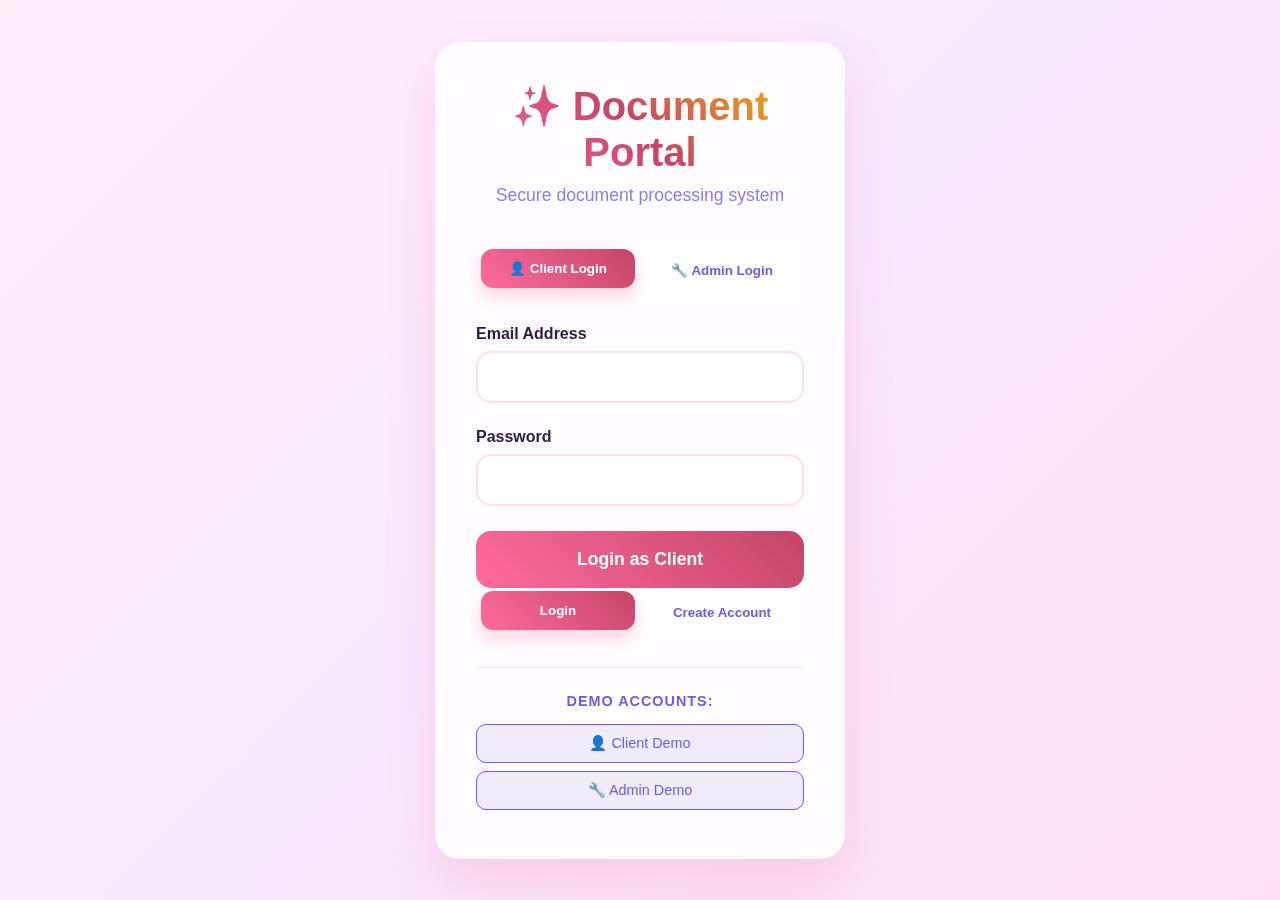
<file: Beeps Docu Sorter/Beeps Docu Sorter/beepse/index.html>
<!DOCTYPE html>
<html lang="en">
<head>
    <meta charset="UTF-8">
    <meta name="viewport" content="width=device-width, initial-scale=1.0">
    <title>Document Portal - Login 💖</title>
    <link rel="stylesheet" href="login.css">
</head>
<body>
    <div class="login-container">
        <div class="login-card">
            <div class="logo">
                <h1>✨ Document Portal</h1>
                <p>Secure document processing system</p>
            </div>
            
            <div class="login-form">
                <div class="role-selector">
                    <button class="role-btn active" data-role="client">👤 Client Login</button>
                    <button class="role-btn" data-role="admin">🔧 Admin Login</button>
                </div>
                
                <form id="authForm">
                    <div class="input-group" id="nameGroup" style="display: none;">
                        <label for="fullName">Full Name</label>
                        <input type="text" id="fullName">
                    </div>
                    
                    <div class="input-group">
                        <label for="email">Email Address</label>
                        <input type="email" id="email" required>
                    </div>
                    
                    <div class="input-group">
                        <label for="password">Password</label>
                        <input type="password" id="password" required>
                    </div>
                    
                    <div class="input-group" id="confirmPasswordGroup" style="display: none;">
                        <label for="confirmPassword">Confirm Password</label>
                        <input type="password" id="confirmPassword">
                    </div>
                    
                    <button type="submit" class="login-btn">
                        <span id="authText">Login as Client</span>
                        <div class="spinner" style="display: none;"></div>
                    </button>
                </form>
                
                <div class="auth-options">
                    <div class="auth-toggle">
                        <button class="auth-btn active" data-mode="login">Login</button>
                        <button class="auth-btn" data-mode="signup">Create Account</button>
                    </div>
                </div>
                
                <div class="demo-accounts">
                    <h4>Demo Accounts:</h4>
                    <div class="demo-btn" data-email="client@demo.com" data-password="demo123" data-role="client">
                        👤 Client Demo
                    </div>
                    <div class="demo-btn" data-email="admin@demo.com" data-password="admin123" data-role="admin">
                        🔧 Admin Demo
                    </div>
                </div>
            </div>
        </div>
    </div>
    
    <script src="login.js"></script>
</body>
</html>
</file>
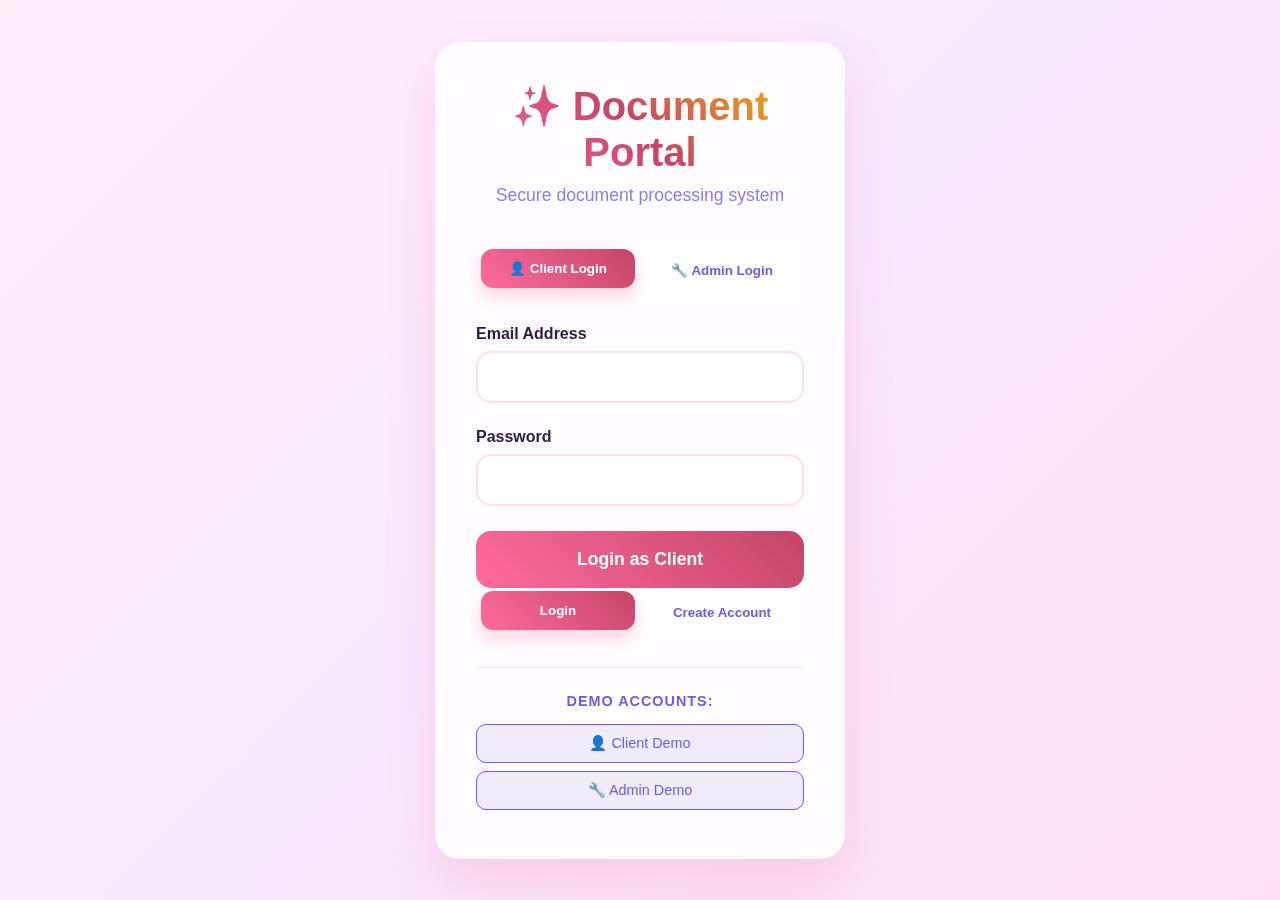
<file: Beeps Docu Sorter/Beeps Docu Sorter/beepse/admin-dashboard.html>
<!DOCTYPE html>
<html lang="en">
<head>
    <meta charset="UTF-8">
    <meta name="viewport" content="width=device-width, initial-scale=1.0">
    <title>Admin Dashboard - Document Quality Team 💖</title>
    <link rel="stylesheet" href="style.css">
    <link rel="stylesheet" href="admin-dashboard.css">
</head>
<body>
    <div class="admin-header">
        <div class="header-content">
            <h1>🔧 Admin Dashboard</h1>
            <div class="admin-controls">
                <button class="control-btn" id="refreshBtn">🔄 Refresh</button>
                <button class="control-btn" id="emailBtn" title="Click to send email, Double-click to test connection">📧 Send Email</button>
                <div class="user-info">
                    <span id="adminWelcome">Welcome, Admin!</span>
                    <button class="logout-btn" onclick="logout()">Logout</button>
                </div>
            </div>
        </div>
    </div>

    <div class="container">
        <!-- Stats Overview -->
        <div class="stats-overview">
            <div class="stat-card">
                <div class="stat-icon">📊</div>
                <div class="stat-content">
                    <div class="stat-number" id="totalDocuments">0</div>
                    <div class="stat-label">Total Documents</div>
                </div>
            </div>
            <div class="stat-card">
                <div class="stat-icon">✅</div>
                <div class="stat-content">
                    <div class="stat-number" id="processedDocs">0</div>
                    <div class="stat-label">Processed</div>
                </div>
            </div>
            <div class="stat-card">
                <div class="stat-icon">⚠️</div>
                <div class="stat-content">
                    <div class="stat-number" id="reviewDocs">0</div>
                    <div class="stat-label">Need Review</div>
                </div>
            </div>
            <div class="stat-card">
                <div class="stat-icon">👥</div>
                <div class="stat-content">
                    <div class="stat-number" id="activeClients">0</div>
                    <div class="stat-label">Active Clients</div>
                </div>
            </div>
        </div>

        <!-- Processing Queue -->
        <div class="processing-queue-section">
            <div class="section-header">
                <h2>🔄 Processing Queue</h2>
                <div class="queue-controls">
                    <button class="queue-btn" data-filter="all">All</button>
                    <button class="queue-btn active" data-filter="review">Need Review</button>
                    <button class="queue-btn" data-filter="password">Password Protected</button>
                    <button class="queue-btn" data-filter="error">Errors</button>
                </div>
            </div>
            
            <div class="queue-grid" id="queueGrid">
                <!-- Processing queue items will be populated here -->
            </div>
        </div>

        <!-- Client Management -->
        <div class="client-management-section">
            <div class="section-header">
                <h2>👥 Client Management</h2>
                <button class="add-client-btn" onclick="showAddClientModal()">+ Add Client</button>
            </div>
            
            <div class="clients-table" id="clientsTable">
                <!-- Client table will be populated here -->
            </div>
        </div>

        <!-- Document Browser (Enhanced from original) -->
        <div class="document-browser-section">
            <div class="section-header">
                <h2>📁 Document Library</h2>
                <div class="browser-controls">
                    <button class="tab-btn active" data-folder="all">All Documents</button>
                    <button class="tab-btn" data-folder="rdl">RDL Files</button>
                    <button class="tab-btn" data-folder="rcs">RCS Files</button>
                    <button class="tab-btn" data-folder="review">Need Review</button>
                </div>
            </div>
            
            <div class="document-grid" id="documentGrid">
                <!-- Documents will be populated here -->
            </div>
        </div>

        <!-- Email Notifications Panel -->
        <div class="email-panel" id="emailPanel" style="display: none;">
            <div class="email-content">
                <div class="email-header">
                    <h3>📧 Send Email Notification</h3>
                    <div class="email-status">
                        <small>Make sure API server is running on port 5000</small>
                    </div>
                    <button class="close-btn" onclick="closeEmailPanel()">&times;</button>
                </div>
                
                <form id="emailForm">
                    <div class="form-group">
                        <label for="recipientEmail">To:</label>
                        <input type="email" id="recipientEmail" required>
                    </div>
                    
                    <div class="form-group">
                        <label for="emailSubject">Subject:</label>
                        <input type="text" id="emailSubject" required>
                    </div>
                    
                    <div class="form-group">
                        <label for="emailMessage">Message:</label>
                        <textarea id="emailMessage" rows="6" required></textarea>
                    </div>
                    
                    <div class="form-actions">
                        <button type="button" onclick="closeEmailPanel()">Cancel</button>
                        <button type="submit">Send Email 💖</button>
                    </div>
                </form>
            </div>
        </div>
    </div>

    <script src="admin-dashboard.js"></script>
</body>
</html>
</file>
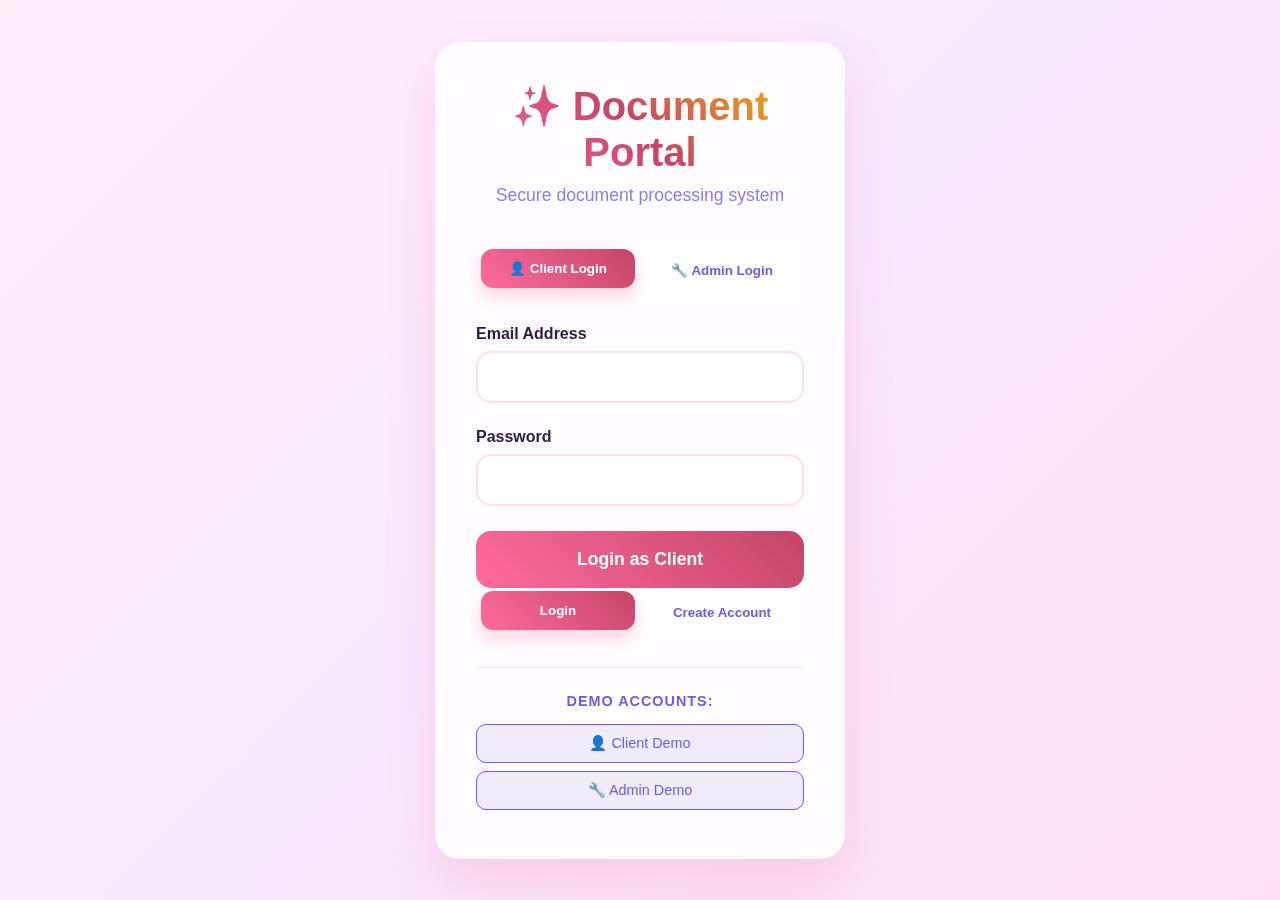
<file: Beeps Docu Sorter/Beeps Docu Sorter/beepse/client-portal.html>
<!DOCTYPE html>
<html lang="en">
<head>
    <meta charset="UTF-8">
    <meta name="viewport" content="width=device-width, initial-scale=1.0">
    <title>Client Portal - Document Upload 💖</title>
    <link rel="stylesheet" href="style.css">
    <link rel="stylesheet" href="client-portal.css">
</head>
<body>
    <div class="portal-header">
        <div class="header-content">
            <h1>👤 Client Portal</h1>
            <div class="user-info">
                <span id="welcomeText">Welcome, Client!</span>
                <button class="logout-btn" onclick="logout()">Logout</button>
            </div>
        </div>
    </div>

    <div class="container">
        <div class="upload-section">
            <div class="section-header">
                <h2>📤 Upload Documents</h2>
                <p>Drag and drop your documents here for processing</p>
            </div>
            
            <div class="drop-zone" id="dropZone">
                <div class="drop-content">
                    <div class="upload-icon">📄</div>
                    <h3>Drag & Drop Documents Here</h3>
                    <p>Or click to browse files</p>
                    <input type="file" id="fileInput" multiple accept=".pdf,.jpg,.jpeg,.png,.tiff">
                    <button class="browse-btn" onclick="document.getElementById('fileInput').click()">
                        Browse Files 💖
                    </button>
                </div>
            </div>
        </div>

        <div class="processing-section" id="processingSection" style="display: none;">
            <div class="processing-card">
                <div class="spinner"></div>
                <h3>Processing Your Documents... ✨</h3>
                <p id="processingStatus">Analyzing document types...</p>
            </div>
        </div>

        <div class="my-documents-section">
            <div class="section-header">
                <h2>📁 My Documents</h2>
                <div class="document-stats">
                    <div class="stat-item">
                        <span class="stat-number" id="totalUploaded">0</span>
                        <span class="stat-label">Uploaded</span>
                    </div>
                    <div class="stat-item">
                        <span class="stat-number" id="processed">0</span>
                        <span class="stat-label">Processed</span>
                    </div>
                    <div class="stat-item">
                        <span class="stat-number" id="pending">0</span>
                        <span class="stat-label">Pending</span>
                    </div>
                </div>
            </div>
            
            <div class="documents-grid" id="documentsGrid">
                <!-- Client's documents will be populated here -->
            </div>
        </div>

        <div class="notifications-section" id="notificationsSection">
            <div class="section-header">
                <h2>🔔 Notifications</h2>
            </div>
            <div class="notifications-list" id="notificationsList">
                <!-- Notifications will be populated here -->
            </div>
        </div>
    </div>

    <script src="client-portal.js"></script>
</body>
</html>
</file>
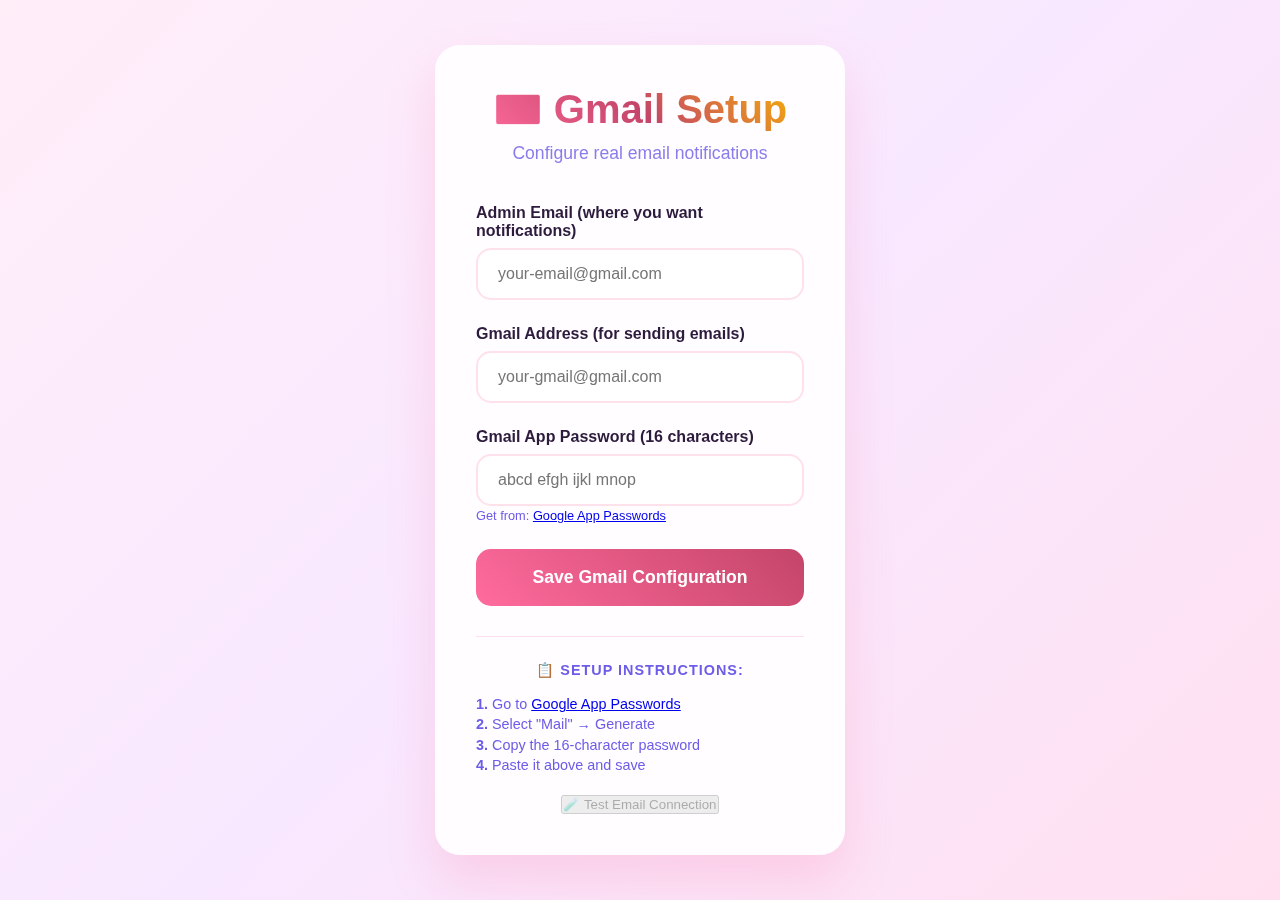
<file: Beeps Docu Sorter/Beeps Docu Sorter/beepse/email-setup.html>
<!DOCTYPE html>
<html lang="en">
<head>
    <meta charset="UTF-8">
    <meta name="viewport" content="width=device-width, initial-scale=1.0">
    <title>Gmail Setup - Document Portal 💖</title>
    <link rel="stylesheet" href="login.css">
</head>
<body>
    <div class="login-container">
        <div class="login-card">
            <div class="logo">
                <h1>📧 Gmail Setup</h1>
                <p>Configure real email notifications</p>
            </div>
            
            <div class="login-form">
                <form id="emailSetupForm">
                    <div class="input-group">
                        <label for="adminEmail">Admin Email (where you want notifications)</label>
                        <input type="email" id="adminEmail" required placeholder="your-email@gmail.com">
                    </div>
                    
                    <div class="input-group">
                        <label for="gmailUser">Gmail Address (for sending emails)</label>
                        <input type="email" id="gmailUser" required placeholder="your-gmail@gmail.com">
                    </div>
                    
                    <div class="input-group">
                        <label for="gmailPassword">Gmail App Password (16 characters)</label>
                        <input type="password" id="gmailPassword" required placeholder="abcd efgh ijkl mnop">
                        <small style="color: #6c5ce7; font-size: 0.8rem;">
                            Get from: <a href="https://myaccount.google.com/apppasswords" target="_blank">Google App Passwords</a>
                        </small>
                    </div>
                    
                    <button type="submit" class="login-btn">
                        <span id="setupText">Save Gmail Configuration</span>
                        <div class="spinner" style="display: none;"></div>
                    </button>
                </form>
                
                <div class="demo-accounts">
                    <h4>📋 Setup Instructions:</h4>
                    <div style="text-align: left; color: #6c5ce7; font-size: 0.9rem; line-height: 1.4;">
                        <p><strong>1.</strong> Go to <a href="https://myaccount.google.com/apppasswords" target="_blank">Google App Passwords</a></p>
                        <p><strong>2.</strong> Select "Mail" → Generate</p>
                        <p><strong>3.</strong> Copy the 16-character password</p>
                        <p><strong>4.</strong> Paste it above and save</p>
                    </div>
                </div>
                
                <div style="text-align: center; margin-top: 20px;">
                    <button onclick="testEmail()" class="browse-btn" id="testBtn" disabled>
                        🧪 Test Email Connection
                    </button>
                </div>
            </div>
        </div>
    </div>
    
    <script>
        let emailConfig = null;
        
        document.getElementById('emailSetupForm').addEventListener('submit', function(e) {
            e.preventDefault();
            
            const adminEmail = document.getElementById('adminEmail').value;
            const gmailUser = document.getElementById('gmailUser').value;
            const gmailPassword = document.getElementById('gmailPassword').value;
            
            // Save configuration
            emailConfig = {
                adminEmail: adminEmail,
                gmailUser: gmailUser,
                gmailPassword: gmailPassword
            };
            
            localStorage.setItem('emailConfig', JSON.stringify(emailConfig));
            
            // Show success
            alert('✅ Gmail configuration saved!\n\nYour document system is now ready to send real emails!');
            
            // Enable test button
            document.getElementById('testBtn').disabled = false;
        });
        
        function testEmail() {
            if (!emailConfig) {
                emailConfig = JSON.parse(localStorage.getItem('emailConfig') || '{}');
            }
            
            if (!emailConfig.gmailUser) {
                alert('Please save configuration first!');
                return;
            }
            
            // Simulate email test
            alert(`📧 Email test simulated!\n\nIn a real setup, this would send a test email to:\n${emailConfig.adminEmail}\n\nFrom: ${emailConfig.gmailUser}`);
        }
        
        // Load existing config
        window.onload = function() {
            const saved = localStorage.getItem('emailConfig');
            if (saved) {
                const config = JSON.parse(saved);
                document.getElementById('adminEmail').value = config.adminEmail || '';
                document.getElementById('gmailUser').value = config.gmailUser || '';
                document.getElementById('testBtn').disabled = false;
                emailConfig = config;
            }
        };
    </script>
</body>
</html>
</file>
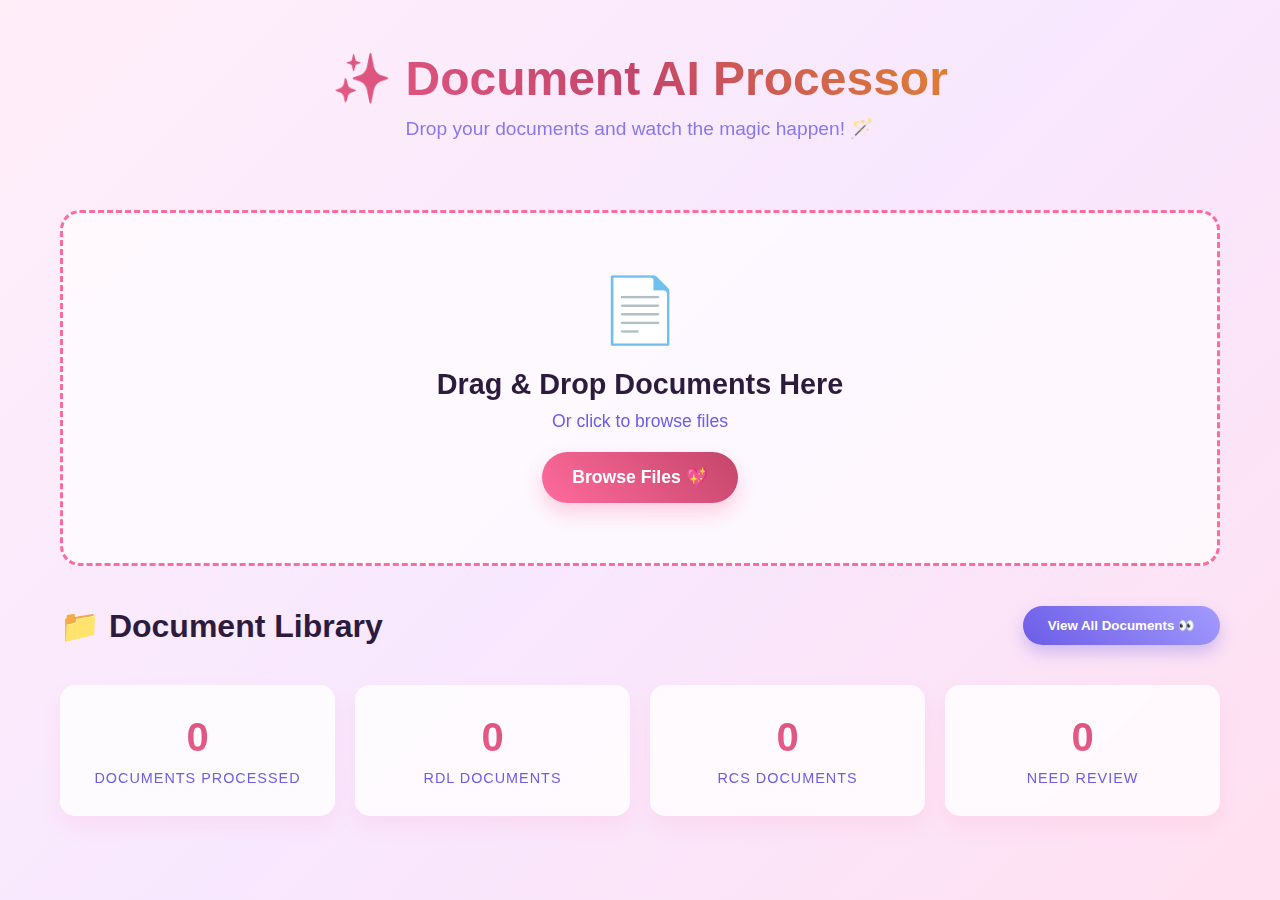
<file: Beeps Docu Sorter/Beeps Docu Sorter/beepse/original-document-sorter.html>
<!DOCTYPE html>
<html lang="en">
<head>
    <meta charset="UTF-8">
    <meta name="viewport" content="width=device-width, initial-scale=1.0">
    <title>Document Quality Team - AI Processor 💖</title>
    <link rel="stylesheet" href="style.css">
</head>
<body>
    <div class="container">
        <header>
            <h1>✨ Document AI Processor</h1>
            <p>Drop your documents and watch the magic happen! 🪄</p>
        </header>

        <div class="upload-section">
            <div class="drop-zone" id="dropZone">
                <div class="drop-content">
                    <div class="upload-icon">📄</div>
                    <h3>Drag & Drop Documents Here</h3>
                    <p>Or click to browse files</p>
                    <input type="file" id="fileInput" multiple accept=".pdf,.jpg,.jpeg,.png,.tiff">
                    <button class="browse-btn" onclick="document.getElementById('fileInput').click()">
                        Browse Files 💖
                    </button>
                </div>
            </div>
        </div>

        <div class="processing-section" id="processingSection" style="display: none;">
            <div class="processing-card">
                <div class="spinner"></div>
                <h3>Processing Documents... ✨</h3>
                <p id="processingStatus">Analyzing document types...</p>
            </div>
        </div>

        <div class="results-section" id="resultsSection" style="display: none;">
            <h2>📊 Processing Results</h2>
            <div class="results-grid" id="resultsGrid">
                <!-- Results will be populated here -->
            </div>
        </div>

        <div class="view-section">
            <div class="view-header">
                <h2>📁 Document Library</h2>
                <button class="view-btn" id="viewDocsBtn">View All Documents 👀</button>
            </div>
            
            <div class="document-browser" id="documentBrowser" style="display: none;">
                <div class="folder-tabs">
                    <button class="tab-btn active" data-folder="all">All Documents</button>
                    <button class="tab-btn" data-folder="rdl">RDL Files</button>
                    <button class="tab-btn" data-folder="rcs">RCS Files</button>
                    <button class="tab-btn" data-folder="review">Need Review</button>
                </div>
                
                <div class="document-grid" id="documentGrid">
                    <!-- Documents will be populated here -->
                </div>
            </div>
        </div>

        <div class="stats-section">
            <div class="stat-card">
                <div class="stat-number" id="totalProcessed">0</div>
                <div class="stat-label">Documents Processed</div>
            </div>
            <div class="stat-card">
                <div class="stat-number" id="rdlCount">0</div>
                <div class="stat-label">RDL Documents</div>
            </div>
            <div class="stat-card">
                <div class="stat-number" id="rcsCount">0</div>
                <div class="stat-label">RCS Documents</div>
            </div>
            <div class="stat-card">
                <div class="stat-number" id="reviewCount">0</div>
                <div class="stat-label">Need Review</div>
            </div>
        </div>
    </div>

    <script src="script.js"></script>
</body>
</html>
</file>
<file: Beeps Docu Sorter/Beeps Docu Sorter/beepse/login.css>
/* Login Page Styles 💖 */

* {
    margin: 0;
    padding: 0;
    box-sizing: border-box;
}

body {
    font-family: 'Segoe UI', Tahoma, Geneva, Verdana, sans-serif;
    background: linear-gradient(135deg, #ffeef8 0%, #f8e8ff 50%, #ffe0f0 100%);
    min-height: 100vh;
    display: flex;
    align-items: center;
    justify-content: center;
    color: #2d1b3d;
}

.login-container {
    width: 100%;
    max-width: 450px;
    padding: 20px;
}

.login-card {
    background: rgba(255, 255, 255, 0.9);
    backdrop-filter: blur(20px);
    border-radius: 25px;
    padding: 40px;
    box-shadow: 0 25px 50px rgba(255, 107, 157, 0.2);
    border: 1px solid rgba(255, 255, 255, 0.3);
    animation: slideUp 0.6s ease;
}

@keyframes slideUp {
    from {
        opacity: 0;
        transform: translateY(30px);
    }
    to {
        opacity: 1;
        transform: translateY(0);
    }
}

.logo {
    text-align: center;
    margin-bottom: 40px;
}

.logo h1 {
    font-size: 2.5rem;
    background: linear-gradient(45deg, #ff6b9d, #c44569, #f8b500);
    -webkit-background-clip: text;
    -webkit-text-fill-color: transparent;
    background-clip: text;
    margin-bottom: 10px;
}

.logo p {
    color: #6c5ce7;
    font-size: 1.1rem;
    opacity: 0.8;
}

.role-selector {
    display: flex;
    gap: 10px;
    margin-bottom: 30px;
    background: rgba(255, 255, 255, 0.5);
    border-radius: 15px;
    padding: 5px;
}

.role-btn {
    flex: 1;
    background: transparent;
    border: none;
    padding: 12px 20px;
    border-radius: 12px;
    cursor: pointer;
    transition: all 0.3s ease;
    font-weight: 600;
    color: #6c5ce7;
}

.role-btn.active {
    background: linear-gradient(45deg, #ff6b9d, #c44569);
    color: white;
    transform: translateY(-2px);
    box-shadow: 0 8px 16px rgba(255, 107, 157, 0.3);
}

.input-group {
    margin-bottom: 25px;
}

.input-group label {
    display: block;
    margin-bottom: 8px;
    font-weight: 600;
    color: #2d1b3d;
}

.input-group input {
    width: 100%;
    padding: 15px 20px;
    border: 2px solid rgba(255, 107, 157, 0.2);
    border-radius: 15px;
    font-size: 1rem;
    background: rgba(255, 255, 255, 0.8);
    transition: all 0.3s ease;
}

.input-group input:focus {
    outline: none;
    border-color: #ff6b9d;
    background: rgba(255, 255, 255, 1);
    transform: translateY(-2px);
    box-shadow: 0 8px 16px rgba(255, 107, 157, 0.2);
}

.login-btn {
    width: 100%;
    background: linear-gradient(45deg, #ff6b9d, #c44569);
    color: white;
    border: none;
    padding: 18px;
    border-radius: 15px;
    font-size: 1.1rem;
    font-weight: 600;
    cursor: pointer;
    transition: all 0.3s ease;
    position: relative;
    overflow: hidden;
}

.login-btn:hover {
    transform: translateY(-3px);
    box-shadow: 0 15px 30px rgba(255, 107, 157, 0.4);
}

.login-btn:active {
    transform: translateY(-1px);
}

.spinner {
    width: 20px;
    height: 20px;
    border: 2px solid rgba(255, 255, 255, 0.3);
    border-top: 2px solid white;
    border-radius: 50%;
    animation: spin 1s linear infinite;
    display: inline-block;
    margin-left: 10px;
}

@keyframes spin {
    0% { transform: rotate(0deg); }
    100% { transform: rotate(360deg); }
}

.auth-options {
    margin-bottom: 30px;
}

.auth-toggle {
    display: flex;
    gap: 10px;
    background: rgba(255, 255, 255, 0.5);
    border-radius: 15px;
    padding: 5px;
}

.auth-btn {
    flex: 1;
    background: transparent;
    border: none;
    padding: 12px 20px;
    border-radius: 12px;
    cursor: pointer;
    transition: all 0.3s ease;
    font-weight: 600;
    color: #6c5ce7;
}

.auth-btn.active {
    background: linear-gradient(45deg, #ff6b9d, #c44569);
    color: white;
    transform: translateY(-2px);
    box-shadow: 0 8px 16px rgba(255, 107, 157, 0.3);
}

.demo-accounts {
    margin-top: 30px;
    padding-top: 25px;
    border-top: 1px solid rgba(255, 107, 157, 0.2);
}

.demo-accounts h4 {
    text-align: center;
    margin-bottom: 15px;
    color: #6c5ce7;
    font-size: 0.9rem;
    text-transform: uppercase;
    letter-spacing: 1px;
}

.demo-btn {
    background: rgba(108, 92, 231, 0.1);
    border: 1px solid #6c5ce7;
    color: #6c5ce7;
    padding: 10px 15px;
    border-radius: 10px;
    margin-bottom: 8px;
    cursor: pointer;
    transition: all 0.3s ease;
    text-align: center;
    font-size: 0.9rem;
    font-weight: 500;
}

.demo-btn:hover {
    background: #6c5ce7;
    color: white;
    transform: translateY(-2px);
}

/* Responsive Design */
@media (max-width: 480px) {
    .login-card {
        padding: 30px 25px;
        margin: 10px;
    }
    
    .logo h1 {
        font-size: 2rem;
    }
    
    .role-selector {
        flex-direction: column;
    }
    
    .role-btn {
        margin-bottom: 5px;
    }
}
</file>
<file: Beeps Docu Sorter/Beeps Docu Sorter/beepse/style.css>
/* Modern Pink Theme for Document Processor 💖 */

* {
    margin: 0;
    padding: 0;
    box-sizing: border-box;
}

body {
    font-family: 'Segoe UI', Tahoma, Geneva, Verdana, sans-serif;
    background: linear-gradient(135deg, #ffeef8 0%, #f8e8ff 50%, #ffe0f0 100%);
    min-height: 100vh;
    color: #2d1b3d;
}

.container {
    max-width: 1200px;
    margin: 0 auto;
    padding: 20px;
}

header {
    text-align: center;
    margin-bottom: 40px;
    padding: 30px 0;
}

header h1 {
    font-size: 3rem;
    background: linear-gradient(45deg, #ff6b9d, #c44569, #f8b500);
    -webkit-background-clip: text;
    -webkit-text-fill-color: transparent;
    background-clip: text;
    margin-bottom: 10px;
    font-weight: 700;
}

header p {
    font-size: 1.2rem;
    color: #6c5ce7;
    opacity: 0.8;
}

.upload-section {
    margin-bottom: 40px;
}

.drop-zone {
    border: 3px dashed #ff6b9d;
    border-radius: 20px;
    padding: 60px 20px;
    text-align: center;
    background: rgba(255, 255, 255, 0.7);
    backdrop-filter: blur(10px);
    transition: all 0.3s ease;
    cursor: pointer;
    position: relative;
    overflow: hidden;
}

.drop-zone::before {
    content: '';
    position: absolute;
    top: -50%;
    left: -50%;
    width: 200%;
    height: 200%;
    background: linear-gradient(45deg, transparent, rgba(255, 107, 157, 0.1), transparent);
    transform: rotate(45deg);
    transition: all 0.6s ease;
    opacity: 0;
}

.drop-zone:hover::before {
    opacity: 1;
    animation: shimmer 2s infinite;
}

@keyframes shimmer {
    0% { transform: translateX(-100%) translateY(-100%) rotate(45deg); }
    100% { transform: translateX(100%) translateY(100%) rotate(45deg); }
}

.drop-zone:hover {
    border-color: #c44569;
    background: rgba(255, 255, 255, 0.9);
    transform: translateY(-5px);
    box-shadow: 0 20px 40px rgba(255, 107, 157, 0.2);
}

.drop-zone.dragover {
    border-color: #f8b500;
    background: rgba(248, 181, 0, 0.1);
    transform: scale(1.02);
}

.drop-content {
    position: relative;
    z-index: 2;
}

.upload-icon {
    font-size: 4rem;
    margin-bottom: 20px;
    animation: bounce 2s infinite;
}

@keyframes bounce {
    0%, 20%, 50%, 80%, 100% { transform: translateY(0); }
    40% { transform: translateY(-10px); }
    60% { transform: translateY(-5px); }
}

.drop-zone h3 {
    font-size: 1.8rem;
    color: #2d1b3d;
    margin-bottom: 10px;
}

.drop-zone p {
    color: #6c5ce7;
    margin-bottom: 20px;
    font-size: 1.1rem;
}

#fileInput {
    display: none;
}

.browse-btn {
    background: linear-gradient(45deg, #ff6b9d, #c44569);
    color: white;
    border: none;
    padding: 15px 30px;
    border-radius: 50px;
    font-size: 1.1rem;
    font-weight: 600;
    cursor: pointer;
    transition: all 0.3s ease;
    box-shadow: 0 10px 20px rgba(255, 107, 157, 0.3);
}

.browse-btn:hover {
    transform: translateY(-3px);
    box-shadow: 0 15px 30px rgba(255, 107, 157, 0.4);
}

.processing-section {
    text-align: center;
    margin: 40px 0;
}

.processing-card {
    background: rgba(255, 255, 255, 0.8);
    backdrop-filter: blur(10px);
    border-radius: 20px;
    padding: 40px;
    box-shadow: 0 20px 40px rgba(255, 107, 157, 0.1);
}

.spinner {
    width: 60px;
    height: 60px;
    border: 4px solid rgba(255, 107, 157, 0.2);
    border-top: 4px solid #ff6b9d;
    border-radius: 50%;
    animation: spin 1s linear infinite;
    margin: 0 auto 20px;
}

@keyframes spin {
    0% { transform: rotate(0deg); }
    100% { transform: rotate(360deg); }
}

.processing-card h3 {
    color: #2d1b3d;
    font-size: 1.5rem;
    margin-bottom: 10px;
}

.results-section {
    margin: 40px 0;
}

.results-section h2 {
    text-align: center;
    color: #2d1b3d;
    margin-bottom: 30px;
    font-size: 2rem;
}

.results-grid {
    display: grid;
    grid-template-columns: repeat(auto-fit, minmax(300px, 1fr));
    gap: 20px;
}

.result-card {
    background: rgba(255, 255, 255, 0.8);
    backdrop-filter: blur(10px);
    border-radius: 15px;
    padding: 20px;
    box-shadow: 0 10px 20px rgba(255, 107, 157, 0.1);
    transition: all 0.3s ease;
    border-left: 5px solid;
}

.result-card:hover {
    transform: translateY(-5px);
    box-shadow: 0 15px 30px rgba(255, 107, 157, 0.2);
}

.result-card.rdl { border-left-color: #ff6b9d; }
.result-card.rcs { border-left-color: #6c5ce7; }
.result-card.review { border-left-color: #f8b500; }
.result-card.error { border-left-color: #e74c3c; }

.result-header {
    display: flex;
    justify-content: space-between;
    align-items: center;
    margin-bottom: 15px;
}

.result-title {
    font-weight: 600;
    color: #2d1b3d;
}

.result-badge {
    padding: 5px 12px;
    border-radius: 20px;
    font-size: 0.8rem;
    font-weight: 600;
    color: white;
}

.badge-rdl { background: #ff6b9d; }
.badge-rcs { background: #6c5ce7; }
.badge-review { background: #f8b500; }
.badge-error { background: #e74c3c; }

.result-details {
    color: #6c5ce7;
    font-size: 0.9rem;
    line-height: 1.4;
}

.stats-section {
    display: grid;
    grid-template-columns: repeat(auto-fit, minmax(200px, 1fr));
    gap: 20px;
    margin-top: 40px;
}

.stat-card {
    background: rgba(255, 255, 255, 0.8);
    backdrop-filter: blur(10px);
    border-radius: 15px;
    padding: 30px 20px;
    text-align: center;
    box-shadow: 0 10px 20px rgba(255, 107, 157, 0.1);
    transition: all 0.3s ease;
}

.stat-card:hover {
    transform: translateY(-5px);
    box-shadow: 0 15px 30px rgba(255, 107, 157, 0.2);
}

.stat-number {
    font-size: 2.5rem;
    font-weight: 700;
    background: linear-gradient(45deg, #ff6b9d, #c44569);
    -webkit-background-clip: text;
    -webkit-text-fill-color: transparent;
    background-clip: text;
    margin-bottom: 10px;
}

.stat-label {
    color: #6c5ce7;
    font-weight: 500;
    text-transform: uppercase;
    font-size: 0.9rem;
    letter-spacing: 1px;
}

/* Document Viewer Styles */
.view-section {
    margin: 40px 0;
}

.view-header {
    display: flex;
    justify-content: space-between;
    align-items: center;
    margin-bottom: 30px;
}

.view-header h2 {
    color: #2d1b3d;
    font-size: 2rem;
    margin: 0;
}

.view-btn {
    background: linear-gradient(45deg, #6c5ce7, #a29bfe);
    color: white;
    border: none;
    padding: 12px 25px;
    border-radius: 25px;
    font-weight: 600;
    cursor: pointer;
    transition: all 0.3s ease;
    box-shadow: 0 8px 16px rgba(108, 92, 231, 0.3);
}

.view-btn:hover {
    transform: translateY(-2px);
    box-shadow: 0 12px 24px rgba(108, 92, 231, 0.4);
}

.document-browser {
    background: rgba(255, 255, 255, 0.8);
    backdrop-filter: blur(10px);
    border-radius: 20px;
    padding: 30px;
    box-shadow: 0 20px 40px rgba(255, 107, 157, 0.1);
    animation: slideIn 0.5s ease;
}

@keyframes slideIn {
    from { opacity: 0; transform: translateY(20px); }
    to { opacity: 1; transform: translateY(0); }
}

.folder-tabs {
    display: flex;
    gap: 10px;
    margin-bottom: 25px;
    flex-wrap: wrap;
}

.tab-btn {
    background: rgba(255, 255, 255, 0.6);
    border: 2px solid transparent;
    padding: 10px 20px;
    border-radius: 25px;
    cursor: pointer;
    transition: all 0.3s ease;
    font-weight: 500;
    color: #6c5ce7;
}

.tab-btn:hover {
    background: rgba(255, 255, 255, 0.8);
    transform: translateY(-2px);
}

.tab-btn.active {
    background: linear-gradient(45deg, #ff6b9d, #c44569);
    color: white;
    border-color: #ff6b9d;
}

.document-grid {
    display: grid;
    grid-template-columns: repeat(auto-fill, minmax(280px, 1fr));
    gap: 20px;
    max-height: 500px;
    overflow-y: auto;
    padding-right: 10px;
}

.document-card {
    background: rgba(255, 255, 255, 0.9);
    border-radius: 15px;
    padding: 20px;
    border-left: 5px solid;
    transition: all 0.3s ease;
    cursor: pointer;
    position: relative;
    overflow: hidden;
}

.document-card:hover {
    transform: translateY(-5px);
    box-shadow: 0 15px 30px rgba(255, 107, 157, 0.2);
}

.document-card.rdl { border-left-color: #ff6b9d; }
.document-card.rcs { border-left-color: #6c5ce7; }
.document-card.review { border-left-color: #f8b500; }

.doc-icon {
    font-size: 2rem;
    margin-bottom: 10px;
    display: block;
}

.doc-name {
    font-weight: 600;
    color: #2d1b3d;
    margin-bottom: 8px;
    font-size: 0.9rem;
    word-break: break-word;
}

.doc-details {
    color: #6c5ce7;
    font-size: 0.8rem;
    line-height: 1.4;
}

.doc-actions {
    margin-top: 15px;
    display: flex;
    gap: 10px;
}

.action-btn {
    background: rgba(108, 92, 231, 0.1);
    border: 1px solid #6c5ce7;
    color: #6c5ce7;
    padding: 5px 12px;
    border-radius: 15px;
    font-size: 0.8rem;
    cursor: pointer;
    transition: all 0.3s ease;
}

.action-btn:hover {
    background: #6c5ce7;
    color: white;
}

.empty-state {
    text-align: center;
    padding: 60px 20px;
    color: #6c5ce7;
}

.empty-state .empty-icon {
    font-size: 4rem;
    margin-bottom: 20px;
    opacity: 0.5;
}

/* Responsive Design */
@media (max-width: 768px) {
    .container {
        padding: 15px;
    }
    
    header h1 {
        font-size: 2rem;
    }
    
    .drop-zone {
        padding: 40px 15px;
    }
    
    .upload-icon {
        font-size: 3rem;
    }
    
    .results-grid {
        grid-template-columns: 1fr;
    }
    
    .stats-section {
        grid-template-columns: repeat(2, 1fr);
    }
    
    .view-header {
        flex-direction: column;
        gap: 15px;
        text-align: center;
    }
    
    .folder-tabs {
        justify-content: center;
    }
    
    .document-grid {
        grid-template-columns: 1fr;
    }
}
</file>
<file: Beeps Docu Sorter/Beeps Docu Sorter/beepse/admin-dashboard.css>
/* Admin Dashboard Styles 💖 */

.admin-header {
    background: linear-gradient(135deg, #6c5ce7, #a29bfe);
    color: white;
    padding: 20px 0;
    box-shadow: 0 5px 15px rgba(108, 92, 231, 0.3);
    position: sticky;
    top: 0;
    z-index: 100;
}

.header-content {
    max-width: 1400px;
    margin: 0 auto;
    padding: 0 20px;
    display: flex;
    justify-content: space-between;
    align-items: center;
}

.admin-header h1 {
    font-size: 1.8rem;
    margin: 0;
}

.admin-controls {
    display: flex;
    align-items: center;
    gap: 15px;
}

.control-btn {
    background: rgba(255, 255, 255, 0.2);
    border: 1px solid rgba(255, 255, 255, 0.3);
    color: white;
    padding: 8px 16px;
    border-radius: 20px;
    cursor: pointer;
    transition: all 0.3s ease;
    font-weight: 500;
}

.control-btn:hover {
    background: rgba(255, 255, 255, 0.3);
    transform: translateY(-2px);
}

.user-info {
    display: flex;
    align-items: center;
    gap: 15px;
    margin-left: 20px;
    padding-left: 20px;
    border-left: 1px solid rgba(255, 255, 255, 0.3);
}

.logout-btn {
    background: rgba(255, 255, 255, 0.2);
    border: 1px solid rgba(255, 255, 255, 0.3);
    color: white;
    padding: 8px 16px;
    border-radius: 20px;
    cursor: pointer;
    transition: all 0.3s ease;
    font-weight: 500;
}

.logout-btn:hover {
    background: rgba(255, 255, 255, 0.3);
    transform: translateY(-2px);
}

.container {
    max-width: 1400px;
    margin: 0 auto;
    padding: 30px 20px;
}

/* Stats Overview */
.stats-overview {
    display: grid;
    grid-template-columns: repeat(auto-fit, minmax(250px, 1fr));
    gap: 25px;
    margin-bottom: 40px;
}

.stat-card {
    background: rgba(255, 255, 255, 0.8);
    backdrop-filter: blur(10px);
    border-radius: 20px;
    padding: 25px;
    display: flex;
    align-items: center;
    gap: 20px;
    box-shadow: 0 10px 20px rgba(108, 92, 231, 0.1);
    transition: all 0.3s ease;
}

.stat-card:hover {
    transform: translateY(-5px);
    box-shadow: 0 15px 30px rgba(108, 92, 231, 0.2);
}

.stat-icon {
    font-size: 2.5rem;
    background: linear-gradient(45deg, #ff6b9d, #c44569);
    -webkit-background-clip: text;
    -webkit-text-fill-color: transparent;
    background-clip: text;
}

.stat-content {
    flex: 1;
}

.stat-number {
    font-size: 2.2rem;
    font-weight: 700;
    color: #2d1b3d;
    margin-bottom: 5px;
}

.stat-label {
    color: #6c5ce7;
    font-weight: 500;
    text-transform: uppercase;
    font-size: 0.9rem;
    letter-spacing: 1px;
}

/* Section Headers */
.section-header {
    display: flex;
    justify-content: space-between;
    align-items: center;
    margin-bottom: 25px;
}

.section-header h2 {
    color: #2d1b3d;
    font-size: 1.8rem;
    margin: 0;
}

/* Processing Queue */
.processing-queue-section {
    margin-bottom: 50px;
}

.queue-controls {
    display: flex;
    gap: 10px;
}

.queue-btn {
    background: rgba(255, 255, 255, 0.6);
    border: 2px solid transparent;
    padding: 8px 16px;
    border-radius: 20px;
    cursor: pointer;
    transition: all 0.3s ease;
    font-weight: 500;
    color: #6c5ce7;
}

.queue-btn:hover {
    background: rgba(255, 255, 255, 0.8);
    transform: translateY(-2px);
}

.queue-btn.active {
    background: linear-gradient(45deg, #6c5ce7, #a29bfe);
    color: white;
    border-color: #6c5ce7;
}

.queue-grid {
    display: grid;
    grid-template-columns: repeat(auto-fill, minmax(350px, 1fr));
    gap: 20px;
}

.queue-item {
    background: rgba(255, 255, 255, 0.8);
    backdrop-filter: blur(10px);
    border-radius: 15px;
    padding: 20px;
    border-left: 5px solid;
    transition: all 0.3s ease;
    position: relative;
}

.queue-item:hover {
    transform: translateY(-5px);
    box-shadow: 0 15px 30px rgba(255, 107, 157, 0.2);
}

.queue-item.review { border-left-color: #f8b500; }
.queue-item.password { border-left-color: #e74c3c; }
.queue-item.error { border-left-color: #e74c3c; }

.queue-header {
    display: flex;
    justify-content: space-between;
    align-items: flex-start;
    margin-bottom: 15px;
}

.queue-title {
    font-weight: 600;
    color: #2d1b3d;
    flex: 1;
}

.queue-priority {
    padding: 4px 8px;
    border-radius: 10px;
    font-size: 0.7rem;
    font-weight: 600;
    color: white;
}

.priority-high { background: #e74c3c; }
.priority-medium { background: #f8b500; }
.priority-low { background: #6c5ce7; }

.queue-details {
    color: #6c5ce7;
    font-size: 0.9rem;
    line-height: 1.4;
    margin-bottom: 15px;
}

.queue-actions {
    display: flex;
    gap: 10px;
}

.queue-action-btn {
    background: rgba(108, 92, 231, 0.1);
    border: 1px solid #6c5ce7;
    color: #6c5ce7;
    padding: 6px 12px;
    border-radius: 12px;
    font-size: 0.8rem;
    cursor: pointer;
    transition: all 0.3s ease;
}

.queue-action-btn:hover {
    background: #6c5ce7;
    color: white;
}

.queue-action-btn.primary {
    background: #6c5ce7;
    color: white;
}

.queue-action-btn.primary:hover {
    background: #5a4fcf;
}

/* Client Management */
.client-management-section {
    margin-bottom: 50px;
}

.add-client-btn {
    background: linear-gradient(45deg, #00b894, #00a085);
    color: white;
    border: none;
    padding: 10px 20px;
    border-radius: 20px;
    cursor: pointer;
    transition: all 0.3s ease;
    font-weight: 600;
}

.add-client-btn:hover {
    transform: translateY(-2px);
    box-shadow: 0 8px 16px rgba(0, 184, 148, 0.3);
}

.clients-table {
    background: rgba(255, 255, 255, 0.8);
    backdrop-filter: blur(10px);
    border-radius: 15px;
    overflow: hidden;
    box-shadow: 0 10px 20px rgba(108, 92, 231, 0.1);
}

.table-header {
    background: linear-gradient(45deg, #6c5ce7, #a29bfe);
    color: white;
    padding: 15px 20px;
    display: grid;
    grid-template-columns: 2fr 2fr 1fr 1fr 1fr;
    gap: 20px;
    font-weight: 600;
}

.table-row {
    padding: 15px 20px;
    display: grid;
    grid-template-columns: 2fr 2fr 1fr 1fr 1fr;
    gap: 20px;
    border-bottom: 1px solid rgba(108, 92, 231, 0.1);
    transition: all 0.3s ease;
    align-items: center;
}

.table-row:hover {
    background: rgba(108, 92, 231, 0.05);
}

.client-status {
    padding: 4px 8px;
    border-radius: 10px;
    font-size: 0.8rem;
    font-weight: 600;
    text-align: center;
}

.status-active { background: #00b894; color: white; }
.status-inactive { background: #ddd; color: #666; }

/* Email Panel */
.email-panel {
    position: fixed;
    top: 0;
    left: 0;
    width: 100%;
    height: 100%;
    background: rgba(0, 0, 0, 0.5);
    display: flex;
    align-items: center;
    justify-content: center;
    z-index: 1000;
    animation: fadeIn 0.3s ease;
}

.email-content {
    background: white;
    border-radius: 20px;
    padding: 30px;
    max-width: 500px;
    width: 90%;
    max-height: 80vh;
    overflow-y: auto;
    animation: slideIn 0.3s ease;
}

.email-header {
    display: flex;
    justify-content: space-between;
    align-items: center;
    margin-bottom: 25px;
    padding-bottom: 15px;
    border-bottom: 1px solid rgba(108, 92, 231, 0.2);
}

.email-header h3 {
    color: #2d1b3d;
    margin: 0;
}

.close-btn {
    background: none;
    border: none;
    font-size: 1.5rem;
    cursor: pointer;
    color: #6c5ce7;
    padding: 5px;
    border-radius: 50%;
    transition: all 0.3s ease;
}

.close-btn:hover {
    background: rgba(108, 92, 231, 0.1);
}

.form-group {
    margin-bottom: 20px;
}

.form-group label {
    display: block;
    margin-bottom: 8px;
    font-weight: 600;
    color: #2d1b3d;
}

.form-group input,
.form-group textarea {
    width: 100%;
    padding: 12px 15px;
    border: 2px solid rgba(108, 92, 231, 0.2);
    border-radius: 10px;
    font-size: 1rem;
    transition: all 0.3s ease;
}

.form-group input:focus,
.form-group textarea:focus {
    outline: none;
    border-color: #6c5ce7;
    box-shadow: 0 0 0 3px rgba(108, 92, 231, 0.1);
}

.form-actions {
    display: flex;
    gap: 15px;
    justify-content: flex-end;
    margin-top: 25px;
}

.form-actions button {
    padding: 10px 20px;
    border-radius: 20px;
    cursor: pointer;
    transition: all 0.3s ease;
    font-weight: 600;
}

.form-actions button[type="button"] {
    background: rgba(108, 92, 231, 0.1);
    border: 1px solid #6c5ce7;
    color: #6c5ce7;
}

.form-actions button[type="submit"] {
    background: linear-gradient(45deg, #ff6b9d, #c44569);
    border: none;
    color: white;
}

.form-actions button:hover {
    transform: translateY(-2px);
}

/* Animations */
@keyframes fadeIn {
    from { opacity: 0; }
    to { opacity: 1; }
}

@keyframes slideIn {
    from { opacity: 0; transform: translateY(-20px); }
    to { opacity: 1; transform: translateY(0); }
}

/* Responsive Design */
@media (max-width: 768px) {
    .header-content {
        flex-direction: column;
        gap: 15px;
    }
    
    .admin-controls {
        flex-wrap: wrap;
        justify-content: center;
    }
    
    .stats-overview {
        grid-template-columns: repeat(2, 1fr);
    }
    
    .section-header {
        flex-direction: column;
        gap: 15px;
        align-items: flex-start;
    }
    
    .queue-controls,
    .browser-controls {
        flex-wrap: wrap;
    }
    
    .queue-grid {
        grid-template-columns: 1fr;
    }
    
    .table-header,
    .table-row {
        grid-template-columns: 1fr;
        gap: 10px;
    }
    
    .table-header {
        display: none;
    }
    
    .table-row {
        flex-direction: column;
        align-items: flex-start;
    }
}
</file>
<file: Beeps Docu Sorter/Beeps Docu Sorter/beepse/client-portal.css>
/* Client Portal Specific Styles 💖 */

.portal-header {
    background: linear-gradient(135deg, #ff6b9d, #c44569);
    color: white;
    padding: 20px 0;
    box-shadow: 0 5px 15px rgba(255, 107, 157, 0.3);
    position: sticky;
    top: 0;
    z-index: 100;
}

.header-content {
    max-width: 1200px;
    margin: 0 auto;
    padding: 0 20px;
    display: flex;
    justify-content: space-between;
    align-items: center;
}

.portal-header h1 {
    font-size: 1.8rem;
    margin: 0;
}

.user-info {
    display: flex;
    align-items: center;
    gap: 20px;
}

.user-info span {
    font-weight: 500;
}

.logout-btn {
    background: rgba(255, 255, 255, 0.2);
    border: 1px solid rgba(255, 255, 255, 0.3);
    color: white;
    padding: 8px 16px;
    border-radius: 20px;
    cursor: pointer;
    transition: all 0.3s ease;
    font-weight: 500;
}

.logout-btn:hover {
    background: rgba(255, 255, 255, 0.3);
    transform: translateY(-2px);
}

.container {
    padding-top: 30px;
}

.section-header {
    margin-bottom: 25px;
}

.section-header h2 {
    color: #2d1b3d;
    font-size: 1.8rem;
    margin-bottom: 8px;
}

.section-header p {
    color: #6c5ce7;
    opacity: 0.8;
}

.upload-section {
    margin-bottom: 50px;
}

.my-documents-section {
    margin-bottom: 50px;
}

.document-stats {
    display: flex;
    gap: 30px;
    margin-top: 15px;
}

.stat-item {
    display: flex;
    flex-direction: column;
    align-items: center;
    background: rgba(255, 255, 255, 0.7);
    backdrop-filter: blur(10px);
    padding: 15px 25px;
    border-radius: 15px;
    box-shadow: 0 5px 15px rgba(255, 107, 157, 0.1);
}

.stat-number {
    font-size: 1.8rem;
    font-weight: 700;
    background: linear-gradient(45deg, #ff6b9d, #c44569);
    -webkit-background-clip: text;
    -webkit-text-fill-color: transparent;
    background-clip: text;
}

.stat-label {
    color: #6c5ce7;
    font-size: 0.9rem;
    font-weight: 500;
    text-transform: uppercase;
    letter-spacing: 1px;
    margin-top: 5px;
}

.documents-grid {
    display: grid;
    grid-template-columns: repeat(auto-fill, minmax(300px, 1fr));
    gap: 20px;
}

.document-item {
    background: rgba(255, 255, 255, 0.8);
    backdrop-filter: blur(10px);
    border-radius: 15px;
    padding: 20px;
    border-left: 5px solid;
    transition: all 0.3s ease;
    position: relative;
}

.document-item:hover {
    transform: translateY(-5px);
    box-shadow: 0 15px 30px rgba(255, 107, 157, 0.2);
}

.document-item.processing { border-left-color: #f8b500; }
.document-item.completed { border-left-color: #00b894; }
.document-item.error { border-left-color: #e74c3c; }
.document-item.review { border-left-color: #ff6b9d; }

.document-header {
    display: flex;
    justify-content: between;
    align-items: flex-start;
    margin-bottom: 15px;
}

.document-name {
    font-weight: 600;
    color: #2d1b3d;
    font-size: 1rem;
    flex: 1;
    word-break: break-word;
}

.document-status {
    padding: 4px 10px;
    border-radius: 12px;
    font-size: 0.8rem;
    font-weight: 600;
    color: white;
    margin-left: 10px;
    white-space: nowrap;
}

.status-processing { background: #f8b500; }
.status-completed { background: #00b894; }
.status-error { background: #e74c3c; }
.status-review { background: #ff6b9d; }

.document-details {
    color: #6c5ce7;
    font-size: 0.9rem;
    line-height: 1.4;
}

.document-actions {
    margin-top: 15px;
    display: flex;
    gap: 10px;
}

.action-btn {
    background: rgba(108, 92, 231, 0.1);
    border: 1px solid #6c5ce7;
    color: #6c5ce7;
    padding: 6px 12px;
    border-radius: 12px;
    font-size: 0.8rem;
    cursor: pointer;
    transition: all 0.3s ease;
}

.action-btn:hover {
    background: #6c5ce7;
    color: white;
}

.notifications-section {
    margin-bottom: 30px;
}

.notifications-list {
    display: flex;
    flex-direction: column;
    gap: 15px;
}

.notification-item {
    background: rgba(255, 255, 255, 0.8);
    backdrop-filter: blur(10px);
    border-radius: 15px;
    padding: 20px;
    border-left: 5px solid;
    animation: slideIn 0.5s ease;
}

.notification-item.info { border-left-color: #6c5ce7; }
.notification-item.warning { border-left-color: #f8b500; }
.notification-item.error { border-left-color: #e74c3c; }
.notification-item.success { border-left-color: #00b894; }

.notification-header {
    display: flex;
    justify-content: space-between;
    align-items: center;
    margin-bottom: 10px;
}

.notification-title {
    font-weight: 600;
    color: #2d1b3d;
}

.notification-time {
    color: #6c5ce7;
    font-size: 0.8rem;
    opacity: 0.7;
}

.notification-message {
    color: #2d1b3d;
    line-height: 1.4;
}

.empty-state {
    text-align: center;
    padding: 60px 20px;
    color: #6c5ce7;
    opacity: 0.7;
}

.empty-state .empty-icon {
    font-size: 4rem;
    margin-bottom: 20px;
}

/* Responsive Design */
@media (max-width: 768px) {
    .header-content {
        flex-direction: column;
        gap: 15px;
        text-align: center;
    }
    
    .document-stats {
        justify-content: center;
        flex-wrap: wrap;
        gap: 15px;
    }
    
    .documents-grid {
        grid-template-columns: 1fr;
    }
    
    .document-header {
        flex-direction: column;
        gap: 10px;
    }
    
    .document-status {
        align-self: flex-start;
        margin-left: 0;
    }
}
</file>
